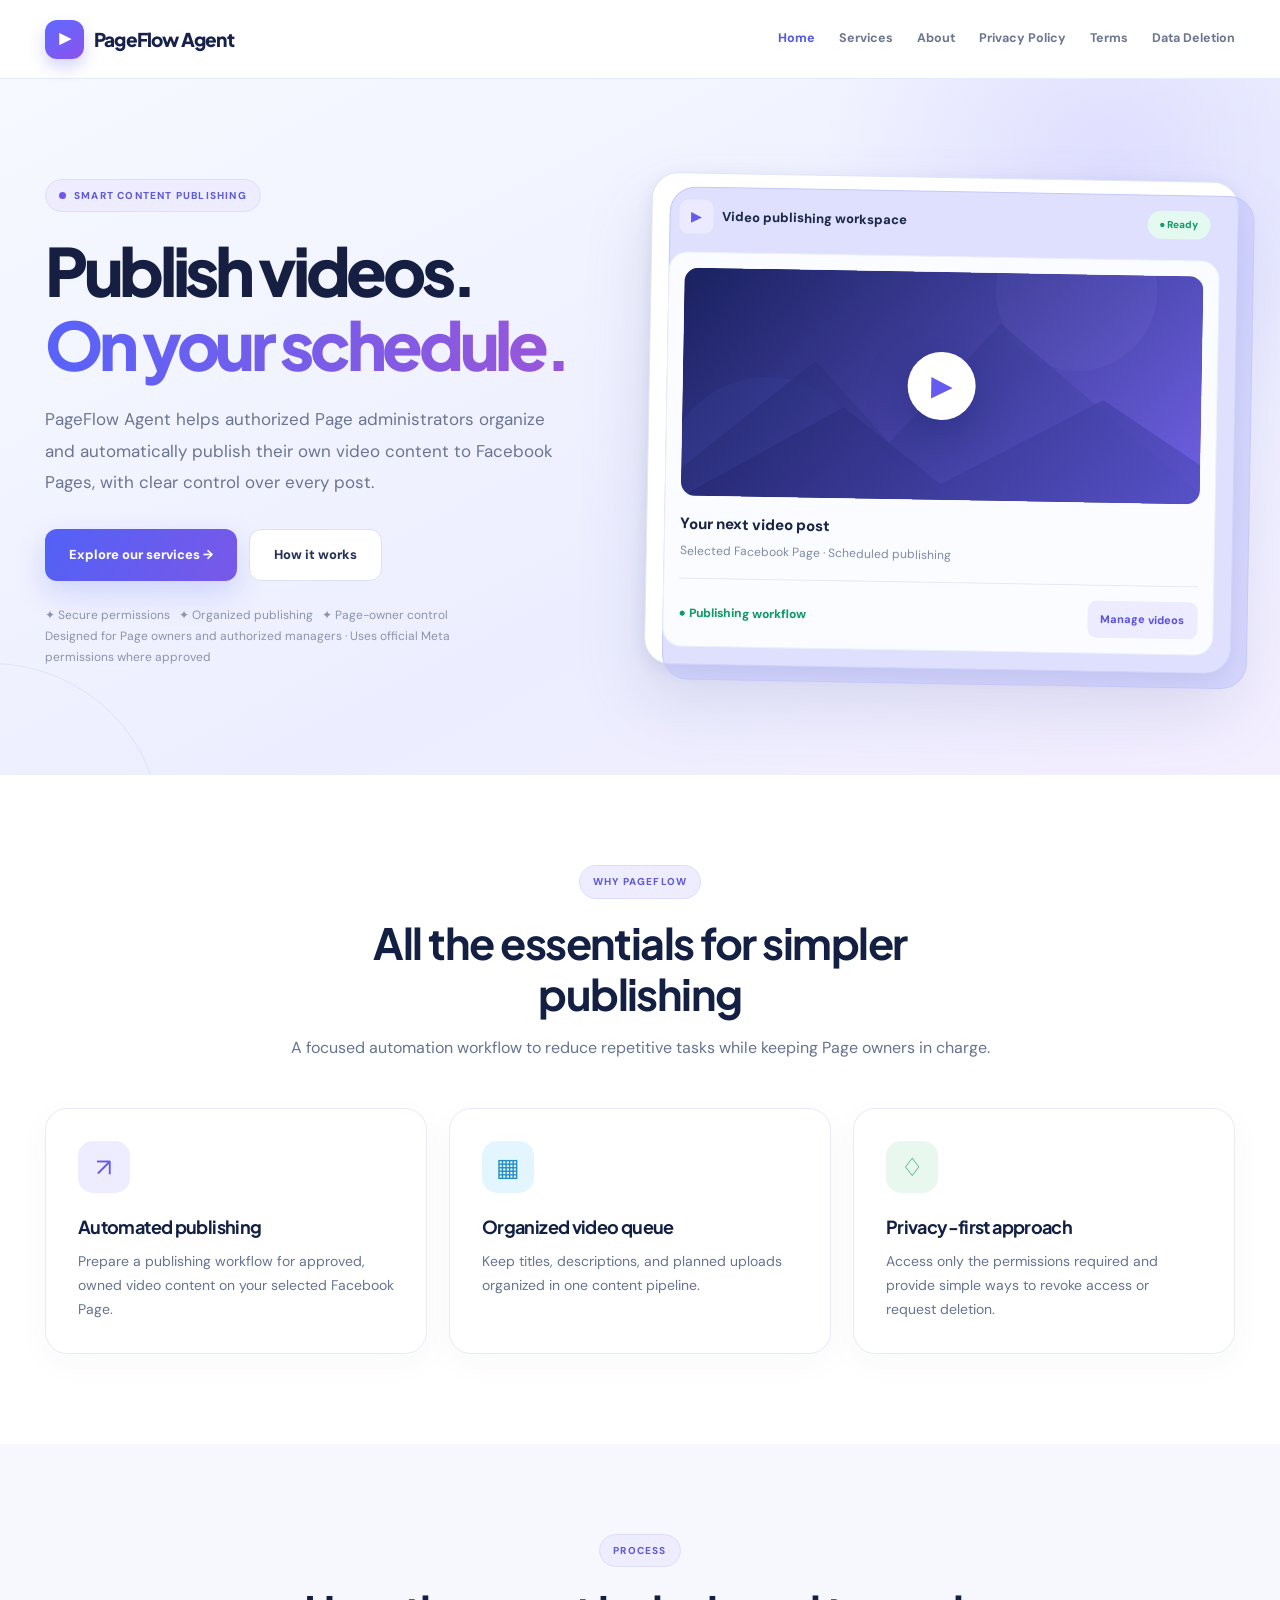
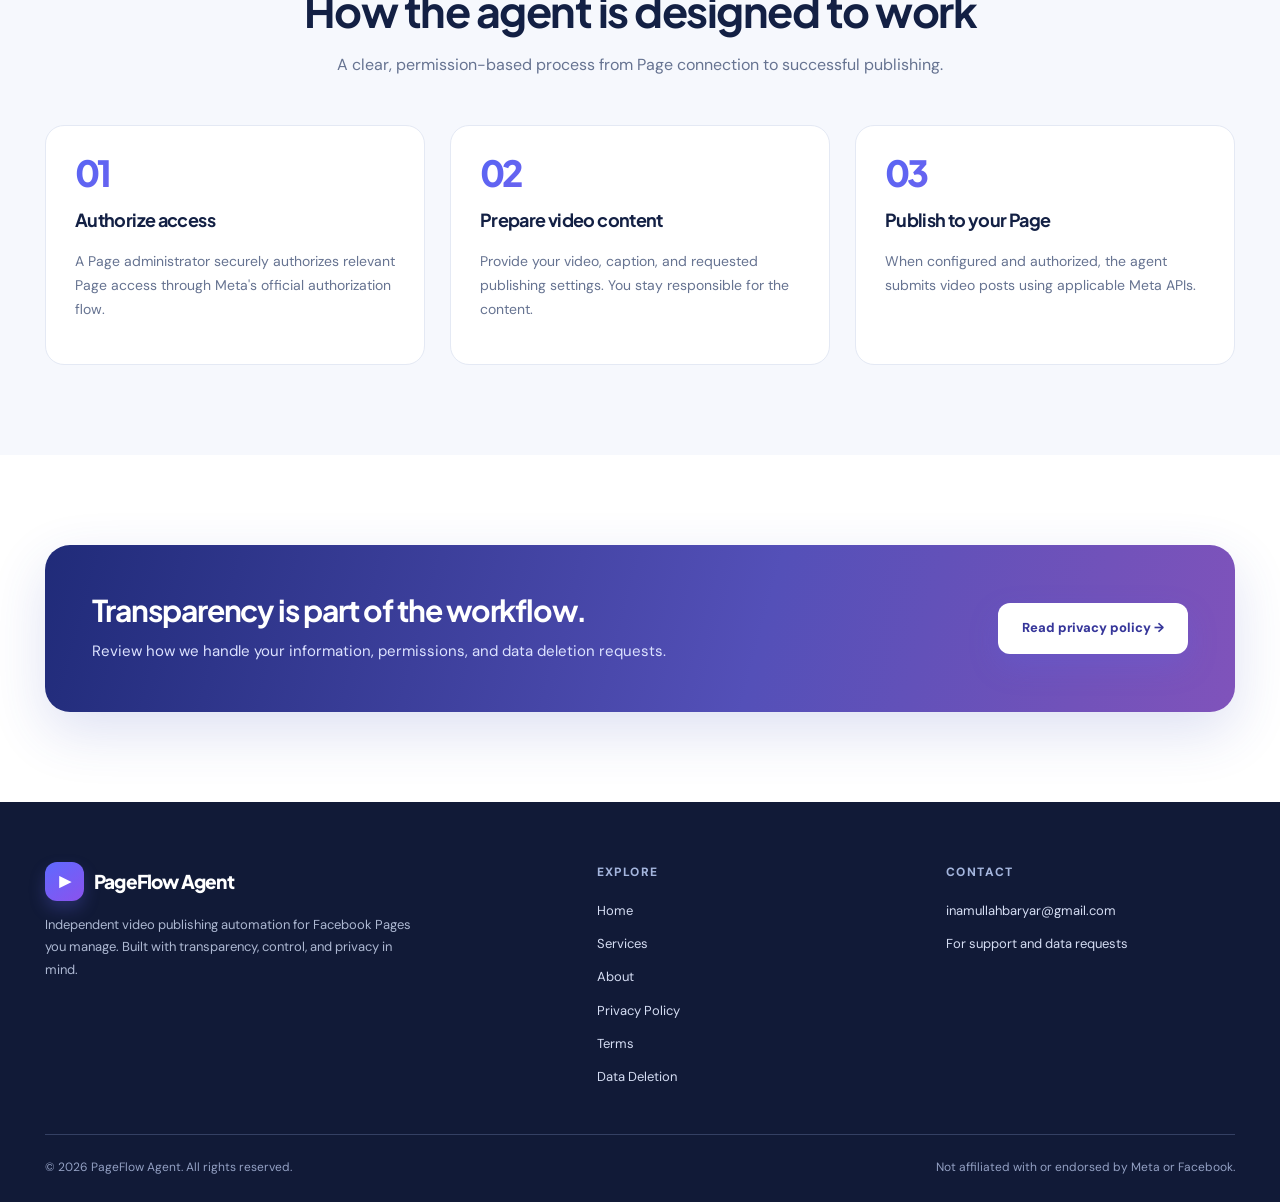
<file: index.html>
<!DOCTYPE html><html lang="en"><head><meta charset="UTF-8"><meta name="viewport" content="width=device-width,initial-scale=1"><meta name="description" content="A professional informational website for PageFlow Agent, a Facebook Page video publishing automation application."><meta name="theme-color" content="#080e1e"><title>Automate Your Facebook Page Videos | PageFlow Agent</title><link rel="icon" type="image/svg+xml" href="logo.svg"><link rel="stylesheet" href="style.css"></head><body><header class="site-header"><div class="container nav-wrap"><a class="brand" href="index.html" aria-label="PageFlow Agent home"><span class="brand-mark">▶</span>PageFlow Agent</a><button class="nav-toggle" aria-label="Toggle menu" aria-expanded="false">☰ Menu</button><nav class="nav-links" aria-label="Main navigation"><a class="active" href="index.html">Home</a><a class="" href="services.html">Services</a><a class="" href="about.html">About</a><a class="" href="privacy-policy.html">Privacy Policy</a><a class="" href="terms.html">Terms</a><a class="" href="data-deletion.html">Data Deletion</a></nav></div></header><main><section class="hero"><div class="container hero-grid"><div><span class="eyebrow"><span class="dot"></span>Smart content publishing</span><h1>Publish videos.<br><span class="gradient-text">On your schedule.</span></h1><p class="lead">PageFlow Agent helps authorized Page administrators organize and automatically publish their own video content to Facebook Pages, with clear control over every post.</p><div class="actions"><a class="btn" href="services.html">Explore our services →</a><a class="btn secondary" href="about.html">How it works</a></div><div class="fine">✦ Secure permissions &nbsp; ✦ Organized publishing &nbsp; ✦ Page-owner control<br>Designed for Page owners and authorized managers · Uses official Meta permissions where approved</div></div><div class="mock" role="img" aria-label="Illustration of a video publishing dashboard"><div class="mock-top"><div class="mock-head"><span class="mock-circle">▶</span> Video publishing workspace</div><span class="mock-pill">● Ready</span></div><div class="mock-main"><div class="preview"><span class="play">▶</span></div><div class="mock-filename">Your next video post</div><div class="mock-meta">Selected Facebook Page · Scheduled publishing</div><div class="mock-bottom"><span class="mock-status">● Publishing workflow</span><span class="mini-btn">Manage videos</span></div></div></div></div></section><section class="section alt"><div class="container"><div class="section-head"><span class="eyebrow">Why PageFlow</span><h2>All the essentials for simpler publishing</h2><p>A focused automation workflow to reduce repetitive tasks while keeping Page owners in charge.</p></div><div class="cards"><div class="feature"><span class="icon">↗</span><h3>Automated publishing</h3><p>Prepare a publishing workflow for approved, owned video content on your selected Facebook Page.</p></div><div class="feature"><span class="icon">▦</span><h3>Organized video queue</h3><p>Keep titles, descriptions, and planned uploads organized in one content pipeline.</p></div><div class="feature"><span class="icon">♢</span><h3>Privacy-first approach</h3><p>Access only the permissions required and provide simple ways to revoke access or request deletion.</p></div></div></div></section><section class="section"><div class="container"><div class="section-head"><span class="eyebrow">Process</span><h2>How the agent is designed to work</h2><p>A clear, permission-based process from Page connection to successful publishing.</p></div><div class="steps"><div class="step"><div class="step-number">01</div><h3>Authorize access</h3><p>A Page administrator securely authorizes relevant Page access through Meta's official authorization flow.</p></div><div class="step"><div class="step-number">02</div><h3>Prepare video content</h3><p>Provide your video, caption, and requested publishing settings. You stay responsible for the content.</p></div><div class="step"><div class="step-number">03</div><h3>Publish to your Page</h3><p>When configured and authorized, the agent submits video posts using applicable Meta APIs.</p></div></div></div></section><section class="section alt"><div class="container"><div class="cta"><div><h2>Transparency is part of the workflow.</h2><p>Review how we handle your information, permissions, and data deletion requests.</p></div><a class="btn" href="privacy-policy.html">Read privacy policy →</a></div></div></section></main><footer class="site-footer"><div class="container"><div class="footer-grid"><div><a class="brand" href="index.html"><span class="brand-mark">▶</span>PageFlow Agent</a><p>Independent video publishing automation for Facebook Pages you manage. Built with transparency, control, and privacy in mind.</p></div><div><div class="footer-title">Explore</div><div class="footer-links"><a href="index.html">Home</a><a href="services.html">Services</a><a href="about.html">About</a><a href="privacy-policy.html">Privacy Policy</a><a href="terms.html">Terms</a><a href="data-deletion.html">Data Deletion</a></div></div><div><div class="footer-title">Contact</div><div class="footer-links"><a href="mailto:inamullahbaryar@gmail.com">inamullahbaryar@gmail.com</a><span>For support and data requests</span></div></div></div><div class="copyright"><span>© <span data-year>2026</span> PageFlow Agent. All rights reserved.</span><span>Not affiliated with or endorsed by Meta or Facebook.</span></div></div></footer><script src="site.js"></script></body></html>
</file>
<file: style.css>
@import url('https://fonts.googleapis.com/css2?family=DM+Sans:wght@400;500;600;700&family=Plus+Jakarta+Sans:wght@400;500;600;700;800&display=swap');
:root{--bg:#f6f8fd;--surface:#fff;--ink:#132044;--muted:#667391;--line:#e4e9f4;--blue:#485bf4;--violet:#804be8;--navy:#111936;--radius:20px}*{box-sizing:border-box}html{scroll-behavior:smooth}body{margin:0;background:var(--bg);color:var(--ink);font:15px/1.72 'DM Sans',Arial,sans-serif}a{color:inherit;text-decoration:none}button{font:inherit}h1,h2,h3,h4,.brand{font-family:'Plus Jakarta Sans',sans-serif;line-height:1.2;letter-spacing:-.035em}h1,h2,h3,p{overflow-wrap:break-word}p{color:var(--muted)}.container{width:min(1190px,calc(100% - 48px));margin:auto}.site-header{z-index:30;position:sticky;top:0;background:rgba(255,255,255,.94);backdrop-filter:blur(16px);border-bottom:1px solid #e6eafa}.nav-wrap{min-height:78px;display:flex;align-items:center;gap:28px;justify-content:space-between}.brand{display:flex;align-items:center;gap:10px;font-size:19px;letter-spacing:-.8px;font-weight:800;color:#17214a;white-space:nowrap}.brand-mark{width:39px;height:39px;display:grid;place-items:center;background:linear-gradient(145deg,#5e6aff,#8b52ed);border-radius:12px;color:#fff;font-size:16px;box-shadow:0 8px 16px #6165e845}.nav-links{display:flex;gap:24px;align-items:center}.nav-links a{font-size:12.5px;font-weight:700;color:#6c7690;transition:color .15s}.nav-links a:hover,.nav-links a.active{color:#5259e7}.nav-toggle{display:none;background:white;border:1px solid var(--line);padding:10px 13px;border-radius:9px}.btn{background:linear-gradient(120deg,#5261f6,#7958e8);box-shadow:0 12px 30px #5869eb38;border:0;border-radius:12px;color:white;display:inline-flex;align-items:center;justify-content:center;padding:14px 24px;font-weight:800;font-size:13px;transition:transform .18s,box-shadow .18s}.btn:hover{transform:translateY(-2px);box-shadow:0 16px 30px #5869eb5c;color:#fff}.btn.secondary{background:white;color:#243259;border:1px solid #dbe1f1;box-shadow:none}.eyebrow{display:inline-flex;align-items:center;gap:8px;color:#6059d8;background:#eeedff;border:1px solid #dedcff;padding:7px 13px;border-radius:50px;font-weight:800;letter-spacing:.12em;text-transform:uppercase;font-size:10px}.dot{width:7px;height:7px;background:#7156ee;border-radius:100%}.hero{position:relative;overflow:hidden;background:linear-gradient(153deg,#f7f9ff 0%,#eceeff 63%,#f4eeff);padding:98px 0 106px}.hero:before{content:'';position:absolute;border-radius:50%;width:600px;height:600px;background:radial-gradient(circle,#c3beff60,transparent 68%);right:-130px;top:-210px}.hero:after{content:'';position:absolute;width:340px;height:340px;border-radius:100%;border:1px solid #b9bff94d;left:-180px;bottom:-230px}.hero-grid{position:relative;z-index:1;display:grid;grid-template-columns:1fr 1.08fr;align-items:center;gap:60px}.hero h1{font-size:clamp(43px,5.2vw,72px);margin:22px 0 22px;line-height:1.11;font-weight:800;letter-spacing:-.065em;color:#161f41}.gradient-text{background:linear-gradient(90deg,#5863f9,#9956d9);background-clip:text;-webkit-background-clip:text;color:transparent}.hero .lead{font-size:17px;line-height:1.86;max-width:525px;color:#6b7491}.actions{display:flex;gap:12px;flex-wrap:wrap;margin-top:30px}.fine{color:#8b94a9;font-size:12px;margin-top:24px;max-width:440px}.mock{border:1px solid #e1e5f6;background:#fff;padding:17px;border-radius:26px;box-shadow:0 35px 65px #7378aa34,0 5px 15px #545c8920;transform:rotate(1deg);position:relative}.mock:before{content:'';position:absolute;inset:13px -17px -16px 17px;background:#bcc1fd7d;border:1px solid #c5c7fc;border-radius:26px;z-index:-1}.mock-top{display:flex;justify-content:space-between;align-items:center;padding:9px 10px 18px;font-size:13px;color:#1c2948;font-weight:800}.mock-head{display:flex;align-items:center;gap:9px}.mock-circle{display:grid;place-items:center;background:#ebeaff;color:#6759e9;border-radius:9px;width:34px;height:34px}.mock-pill{background:#e4f9f0;color:#13996a;padding:5px 12px;border-radius:30px;font-size:10px}.mock-main{border:1px solid #edf0f8;border-radius:19px;padding:15px;background:#fbfcff}.preview{height:228px;border-radius:14px;background:linear-gradient(130deg,#151b56c9,#7267f7b0),url('video-cover.svg') center/cover;display:grid;place-items:center;overflow:hidden}.play{height:68px;width:68px;background:#fff;color:#635cee;border-radius:100%;display:grid;place-items:center;font-size:28px;box-shadow:0 13px 40px #101a6357}.mock-filename{font-size:15px;font-weight:800;color:#192544;margin:16px 0 3px}.mock-meta{font-size:12px;color:#7e8aa5}.mock-bottom{border-top:1px solid #e4e9f3;display:flex;align-items:center;justify-content:space-between;margin-top:17px;padding-top:15px}.mock-status{font-size:12px;color:#119966;font-weight:800}.mini-btn{padding:9px 13px;background:#ecebff;color:#5e52dd;border-radius:9px;font-size:11px;font-weight:800}.section{padding:90px 0}.section.alt{background:#fff}.section-head{text-align:center;max-width:710px;margin:0 auto 47px}.section-head h2{font-size:clamp(30px,3.5vw,43px);margin:18px 0 14px}.section-head p{margin:0;font-size:16px}.cards,.steps{display:grid;grid-template-columns:repeat(3,minmax(0,1fr));gap:22px}.feature{background:#fff;border:1px solid #e8ebf7;border-radius:22px;padding:32px;box-shadow:0 10px 35px #23346d08;transition:transform .2s,box-shadow .2s}.feature:hover{transform:translateY(-4px);box-shadow:0 16px 44px #465cbe18}.feature .icon{width:52px;height:52px;display:grid;place-items:center;background:#eeecff;color:#665bea;border-radius:15px;font-size:25px;margin-bottom:23px}.feature:nth-child(2) .icon{background:#e3f6ff;color:#268dc1}.feature:nth-child(3) .icon{background:#e9f8ef;color:#24a272}.feature h3{font-size:18px;margin:0 0 11px}.feature p{font-size:14px;margin:0}.steps{gap:25px}.step{background:white;border:1px solid var(--line);border-radius:19px;padding:29px}.step-number{font:800 36px/1 'Plus Jakarta Sans';letter-spacing:-.07em;background:linear-gradient(130deg,#5865f4,#a758de);-webkit-background-clip:text;background-clip:text;color:transparent}.step h3{font-size:18px}.step p{font-size:14px}.cta{border-radius:25px;padding:47px;background:linear-gradient(105deg,#202b79,#5450b8 60%,#8053bb);color:white;display:flex;justify-content:space-between;align-items:center;gap:35px;box-shadow:0 20px 55px #374ab82a}.cta h2{margin:0 0 11px;font-size:30px;color:#fff}.cta p{margin:0;color:#dce2ff}.cta .btn{background:white;color:#36369a;white-space:nowrap}.site-footer{background:#111a37;color:#fff;padding:60px 0 25px}.site-footer .brand{color:white}.footer-grid{display:grid;grid-template-columns:1.7fr 1fr 1fr;gap:60px}.footer-grid p{font-size:13px;color:#adb8d2;max-width:370px}.footer-title{font-weight:800;font-size:12px;text-transform:uppercase;letter-spacing:.12em;color:#a4b5dd}.footer-links{display:grid;gap:11px;margin-top:17px;font-size:13px;color:#d5ddf3}.footer-links a:hover{color:white;text-decoration:underline}.copyright{border-top:1px solid #344063;margin-top:45px;padding-top:22px;color:#93a0c3;font-size:12px;display:flex;gap:15px;justify-content:space-between}.page-header{background:linear-gradient(120deg,#f3f5ff,#ede9ff);padding:85px 0 73px;border-bottom:1px solid #dfe4f5}.page-header .container{max-width:960px}.page-header h1{font-size:clamp(37px,4.5vw,54px);margin:19px 0 12px}.page-header p{font-size:17px;max-width:760px}.article-wrap{display:grid;grid-template-columns:240px minmax(0,1fr);gap:54px;padding:70px 0 100px}.side-nav{position:sticky;top:105px;align-self:start;border:1px solid var(--line);background:white;padding:22px;border-radius:17px;box-shadow:0 7px 25px #24306408}.side-nav b{display:block;font-size:11px;letter-spacing:.13em;color:#697694;text-transform:uppercase;margin-bottom:13px}.side-nav a{display:block;padding:8px 4px;font-size:13px;color:#5d6883}.side-nav a:hover{color:#5858d9}.article{min-width:0;background:#fff;border:1px solid #e6eafa;border-radius:21px;padding:48px;box-shadow:0 10px 36px #293e7408}.article section{margin-bottom:38px;scroll-margin-top:110px}.article section:last-child{margin-bottom:0}.article h2{font-size:24px;margin:0 0 15px}.article p,.article li{font-size:15px;color:#64718c}.article ul{padding-left:22px}.article li{padding:5px 0}.notice{padding:19px 21px;background:#f0f2ff;border:1px solid #d7dcff;color:#4a5480;font-size:14px;border-radius:12px;margin:25px 0}.contact-link{color:#5454da;text-decoration:underline}.detail-cards{display:grid;grid-template-columns:repeat(2,1fr);gap:20px}.about-stat{font-size:32px;color:#5c60ef;font-weight:800}.deletion-steps{counter-reset:item;list-style:none;padding:0!important}.deletion-steps li{counter-increment:item;position:relative;padding:11px 0 15px 54px!important;border-bottom:1px solid #e5eaf5;margin:0 0 12px}.deletion-steps li:before{content:counter(item);position:absolute;left:0;top:10px;width:36px;height:36px;display:grid;place-items:center;color:#5a5be9;background:#efedff;border-radius:11px;font-weight:800}.table{border-collapse:collapse;width:100%;font-size:14px}.table th,.table td{text-align:left;padding:15px;border-bottom:1px solid #e7ebf4;vertical-align:top;color:#66718a}.table th{color:#1c2a4e}.mobile-hidden{display:block}@media(max-width:980px){.nav-links{gap:12px}.nav-links a{font-size:11px}.hero-grid{gap:35px}}@media(max-width:800px){.nav-toggle{display:block}.nav-links{display:none;position:absolute;top:72px;left:20px;right:20px;padding:18px;background:white;border:1px solid #e3e5f4;box-shadow:0 15px 30px #34428517;border-radius:14px;flex-direction:column;align-items:stretch;gap:14px}.nav-links.open{display:flex}.nav-links a{font-size:14px}.hero-grid{grid-template-columns:1fr}.hero{padding:67px 0 85px}.mock{width:min(100%,560px);margin:20px auto 0}.cards,.steps{grid-template-columns:1fr 1fr}.article-wrap{grid-template-columns:1fr}.side-nav{display:none}.footer-grid{grid-template-columns:1fr 1fr}.footer-grid>div:first-child{grid-column:1/-1}.article{padding:35px}}@media(max-width:560px){.container{width:min(100% - 32px,1190px)}.hero h1{letter-spacing:-.055em}.cards,.steps,.detail-cards{grid-template-columns:1fr}.section{padding:67px 0}.cta{padding:30px;display:block}.cta .btn{margin-top:25px}.footer-grid{grid-template-columns:1fr;gap:28px}.footer-grid>div:first-child{grid-column:auto}.copyright{flex-direction:column}.article{padding:25px}.article-wrap{padding:35px 0 65px}.page-header{padding:65px 0 55px}.preview{height:180px}}
</file>
